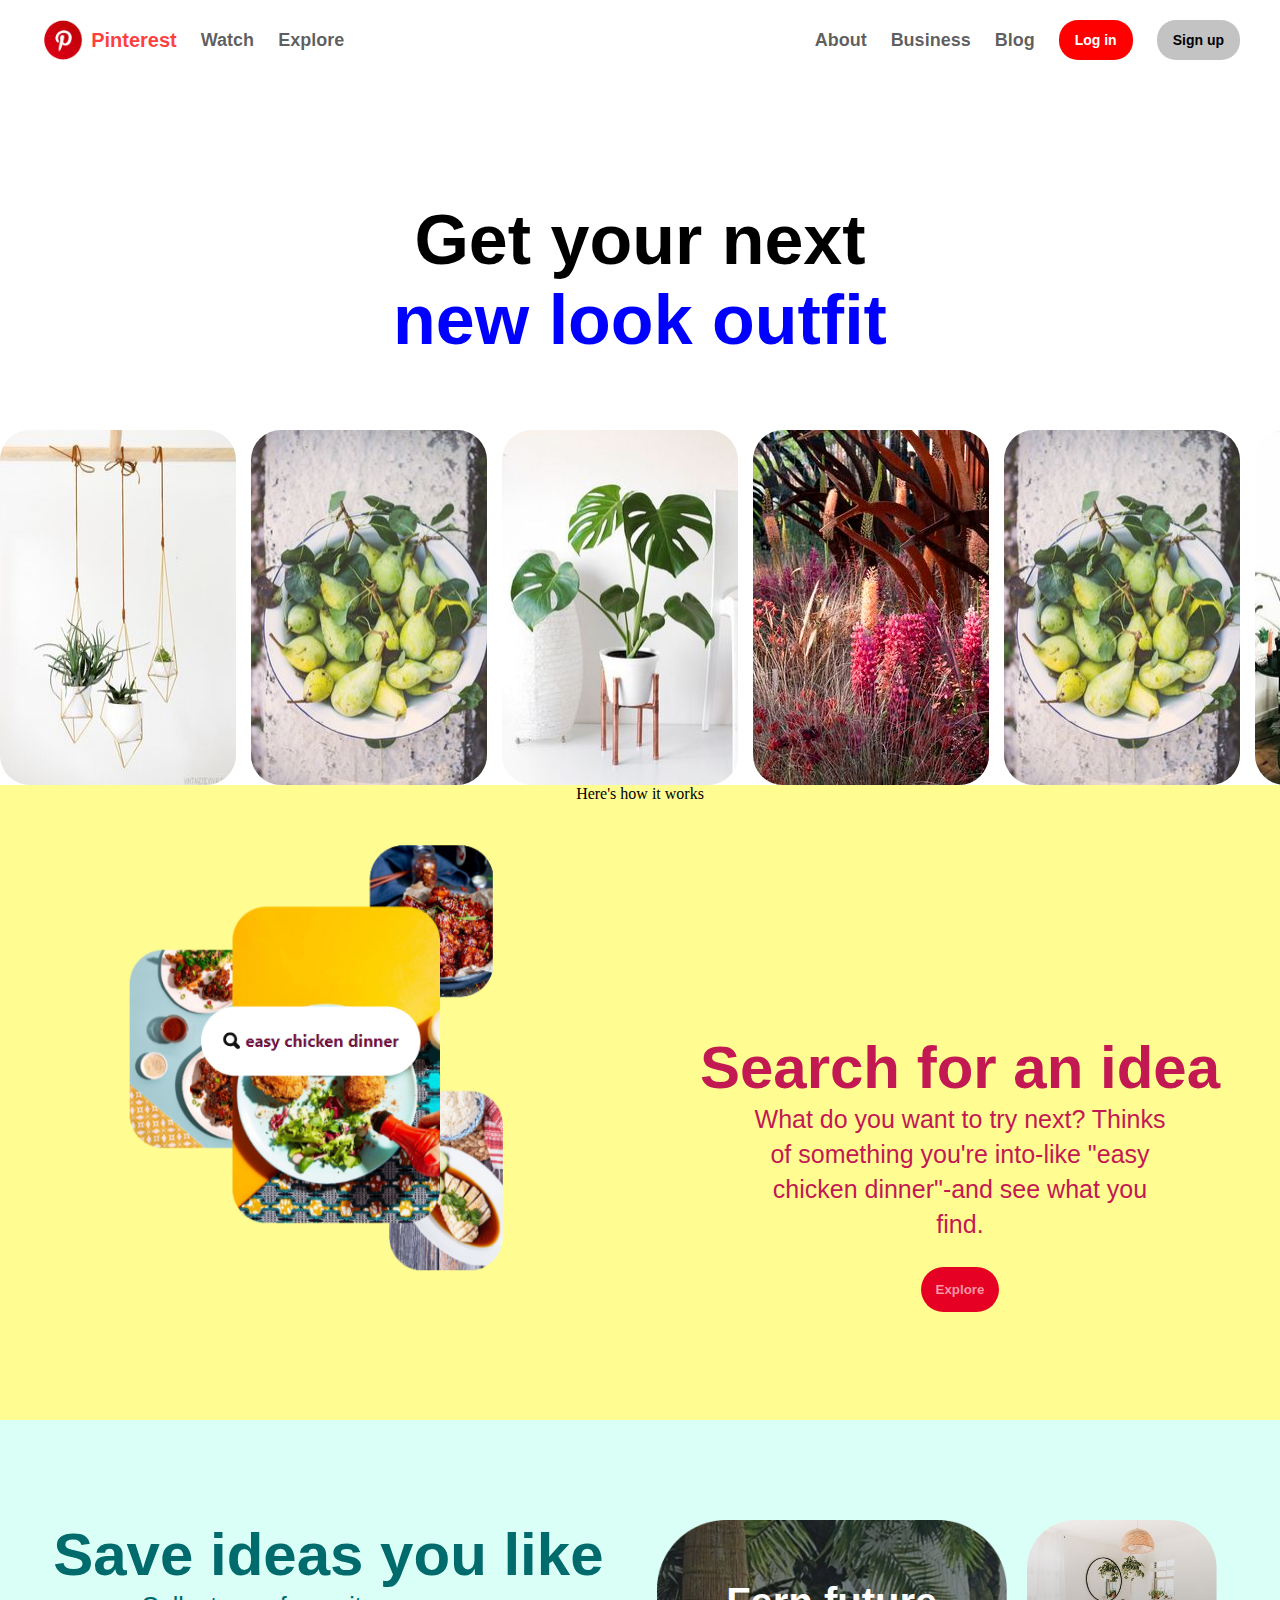
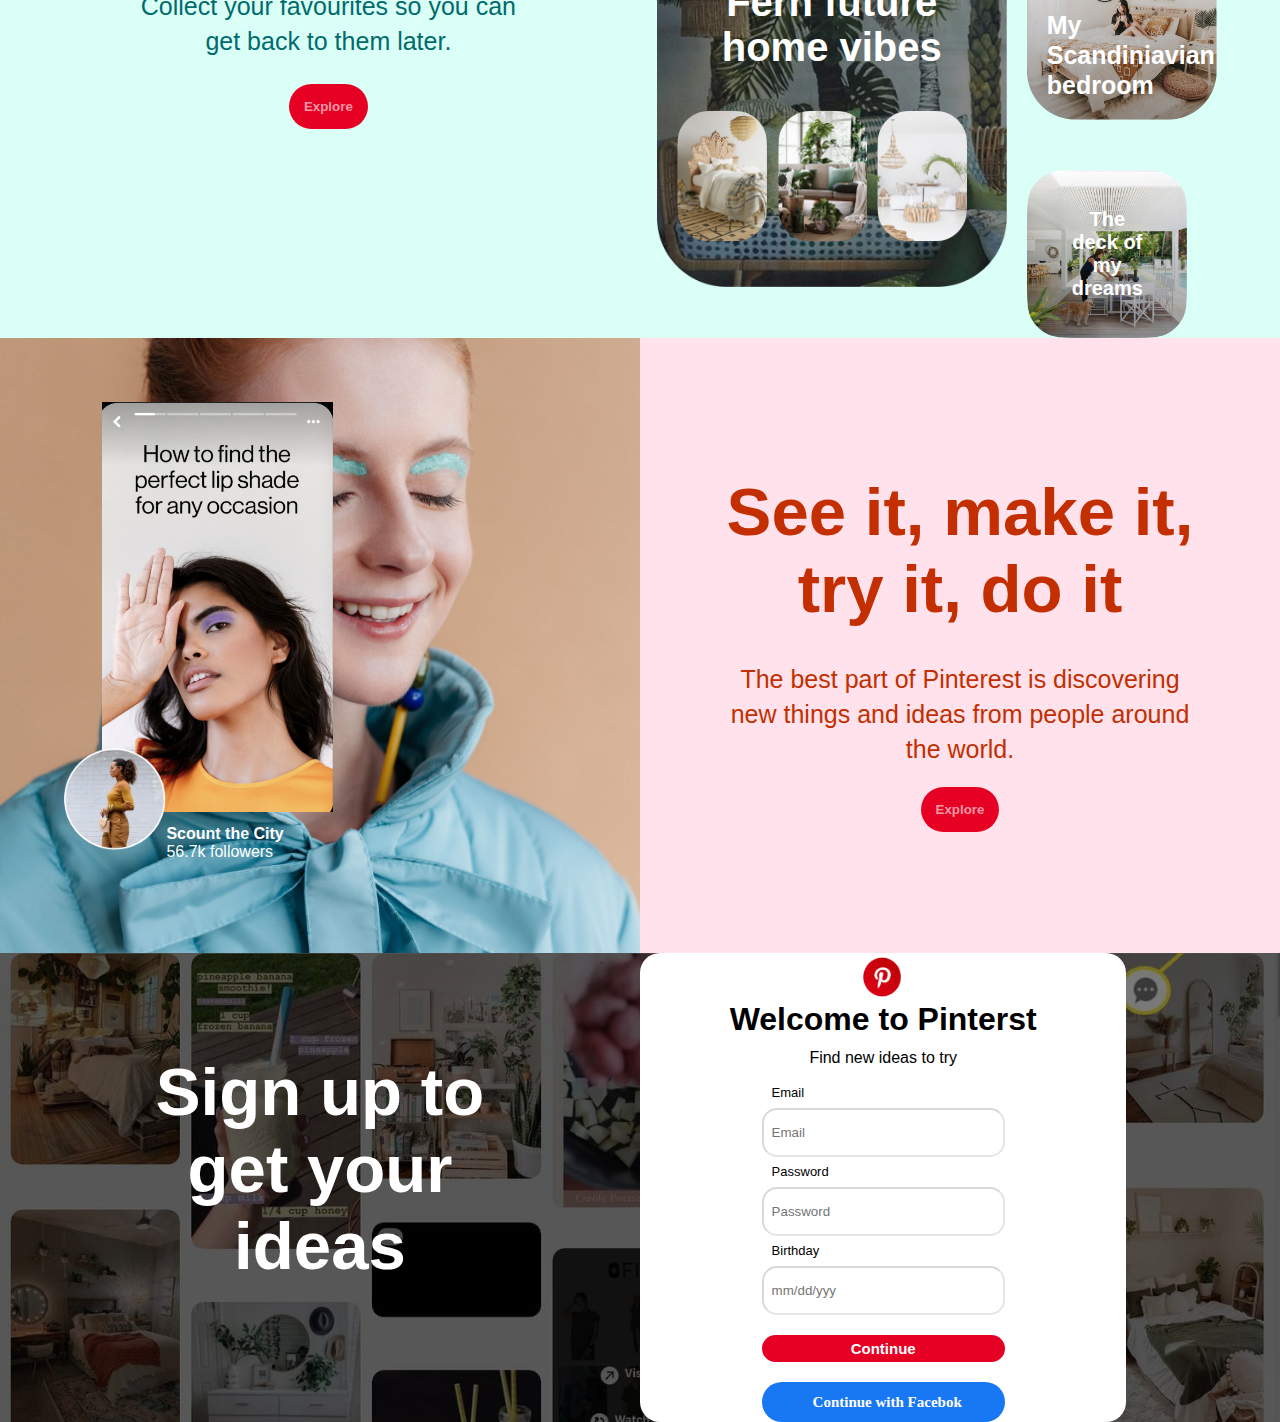
<file: index.html>
<html lang="en">

<head>
    <meta charset="UTF-8">
    <meta name="viewport" content="width=device-width, initial-scale=1.0">
    <title>Document</title>
    <link rel="stylesheet" href="./LandingPage.css">
    <link href="https://cdn.jsdelivr.net/npm/bootstrap@5.3.2/dist/css/bootstrap.min.css" rel="stylesheet"
        integrity="sha384-T3c6CoIi6uLrA9TneNEoa7RxnatzjcDSCmG1MXxSR1GAsXEV/Dwwykc2MPK8M2HN" crossorigin="anonymous">
    <link rel="stylesheet" href="https://site-assets.fontawesome.com/releases/v6.5.1/css/all.css">
    <link rel="stylesheet" href="https://site-assets.fontawesome.com/releases/v6.5.1/css/sharp-thin.css">
    <link rel="stylesheet" href="https://site-assets.fontawesome.com/releases/v6.5.1/css/sharp-solid.css">
    <link rel="stylesheet" href="https://site-assets.fontawesome.com/releases/v6.5.1/css/sharp-regular.css">
    <link rel="stylesheet" href="https://site-assets.fontawesome.com/releases/v6.5.1/css/sharp-light.css">
    <link rel="stylesheet" href="https://cdnjs.cloudflare.com/ajax/libs/font-awesome/6.5.1/css/all.min.css"
        integrity="sha512-DTOQO9RWCH3ppGqcWaEA1BIZOC6xxalwEsw9c2QQeAIftl+Vegovlnee1c9QX4TctnWMn13TZye+giMm8e2LwA=="
        crossorigin="anonymous" referrerpolicy="no-referrer" />
        <link rel="shortcut icon" href="./IMAGE/p10-removebg-preview.png" type="image/x-icon">
</head>

<body>
    <header id="top">
        <div>
            <img src="./IMAGE/p10-removebg-preview.png" alt="">
            <ul>
                <li>Pinterest</li>
                <li><a href="./Card/index.html">Watch</a></li>
                <li>Explore</li>
            </ul>
        </div>
        <div>
            <ul>
                <li><a href="./AboutPage.html">About</a></li>
                <li><a href="">Business</a></li>
                <li><a href="">Blog</a></li>
            </ul>
            <button>Log in</button>
            <button>Sign up</button>
        </div>
        <i class="fa-solid fa-bars"></i>
    </header>
    <section id="sectionOne">
        <h1>Get your next <br> <span style="color: blue;">new look outfit</span></h1>
        <div id="forImage">
            <img id="img1" src="./IMAGE/animination img - Copy.jpg" alt="">
            <img id="img2" src="./IMAGE/animination img5.jpg" alt="">
            <img id="img3" src="./IMAGE/animination img2 - Copy.jpg" alt="">
            <img id="img4" src="./IMAGE/animination img4 - Copy.jpg" alt="">
            <img id="img5" src="./IMAGE/animination img5.jpg" alt="">
            <img id="img6" src="./IMAGE/animination img3.jpg" alt="">
        </div>
    </section>
    <section id="sectionTwo">
        <p>Here's how it works</p>
        <div id="forBoth">
            <div id="forCenterImages">
                <img src="./IMAGE/bac.PNG" alt="">
            </div>
            <div id="forSearch">
                <h1>Search for an idea</h1>
                <p>What do you want to try next? Thinks <br> of something you're into-like "easy <br> chicken
                    dinner"-and see what you <br>find.</p>
                <button>Explore</button>
            </div>
        </div>
    </section>
    <section id="sectionThree">
        <div id="forSaveAndFern">
            <div id="forSave">
                <h1>Save ideas you like</h1>
                <p>Collect your favourites so you can <br> get back to them later.</p>
                <button>Explore</button>
            </div>
            <div id="forFernBedroomDeck">
                <div id="forFern">
                    <h1>Fern future <br> home vibes</h1>
                    <div id="forFernImages">
                        <img src="./IMAGE/future-home1-f4037b6b - Copy.png" alt="">
                        <img src="./IMAGE/future-home2-c70a8738.png" alt="">
                        <img src="./IMAGE/future-home3-ac09e50f - Copy.png" alt="">
                    </div>
                </div>
                <div id="forBedroomAndDeck">
                    <div id="bedroom">
                        <h1>My <br> Scandiniavian <br> bedroom</h1>
                    </div>
                    <div id="theDeck">
                        <h2>The deck of my dreams</h2>
                    </div>
                </div>
            </div>

    </section>
    <section id="sectionFour">
        <div>
            <img src="./IMAGE/shop-bd0c8a04.png" alt="" class="bg">
            <img src="./IMAGE/creator-pin-img-491ebb56 - Copy.png" alt="" class="creatorcover">
            <img src="./IMAGE/creator-avatar-d7a05622.png" alt="" class="avatar">
            <p>Scount the City <br><span>56.7k followers</span></p>
        </div>
        <div>
            <h1 class="seeit">See it, make it, try it, do it</h1>
            <p>The best part of Pinterest is discovering new things and ideas from people around the world.</p>
            <button>Explore</button>
        </div>
    </section>
    <section id="sectionFive">
        <div>
            <h1>Sign up to get your ideas</h1>
        </div>
        <div id="SignUp">
            <img src="./IMAGE/p10-removebg-preview.png" alt="">
            <h1>Welcome to Pinterst</h1>
            <p>Find new ideas to try</p>
            <div class="forInputs">
                <label for="">Email</label>
                <input type="text" name="" id="" placeholder="Email">
                <label for="Password">Password</label>
                <input type="text" name="" id="" placeholder="Password">
                <label for="">Birthday <i class="fa-duotone fa-circle-info"></i></label>
                <input type="text" name="" id="" placeholder="mm/dd/yyy">
                <button>Continue</button>
                <butto class="FacebokBtn"><i class="fa-brands fa-facebook" style="color: white;"></i> Continue with Facebok</button>
            </div>
        </div>
    </section>
</body>

</html>
</file>
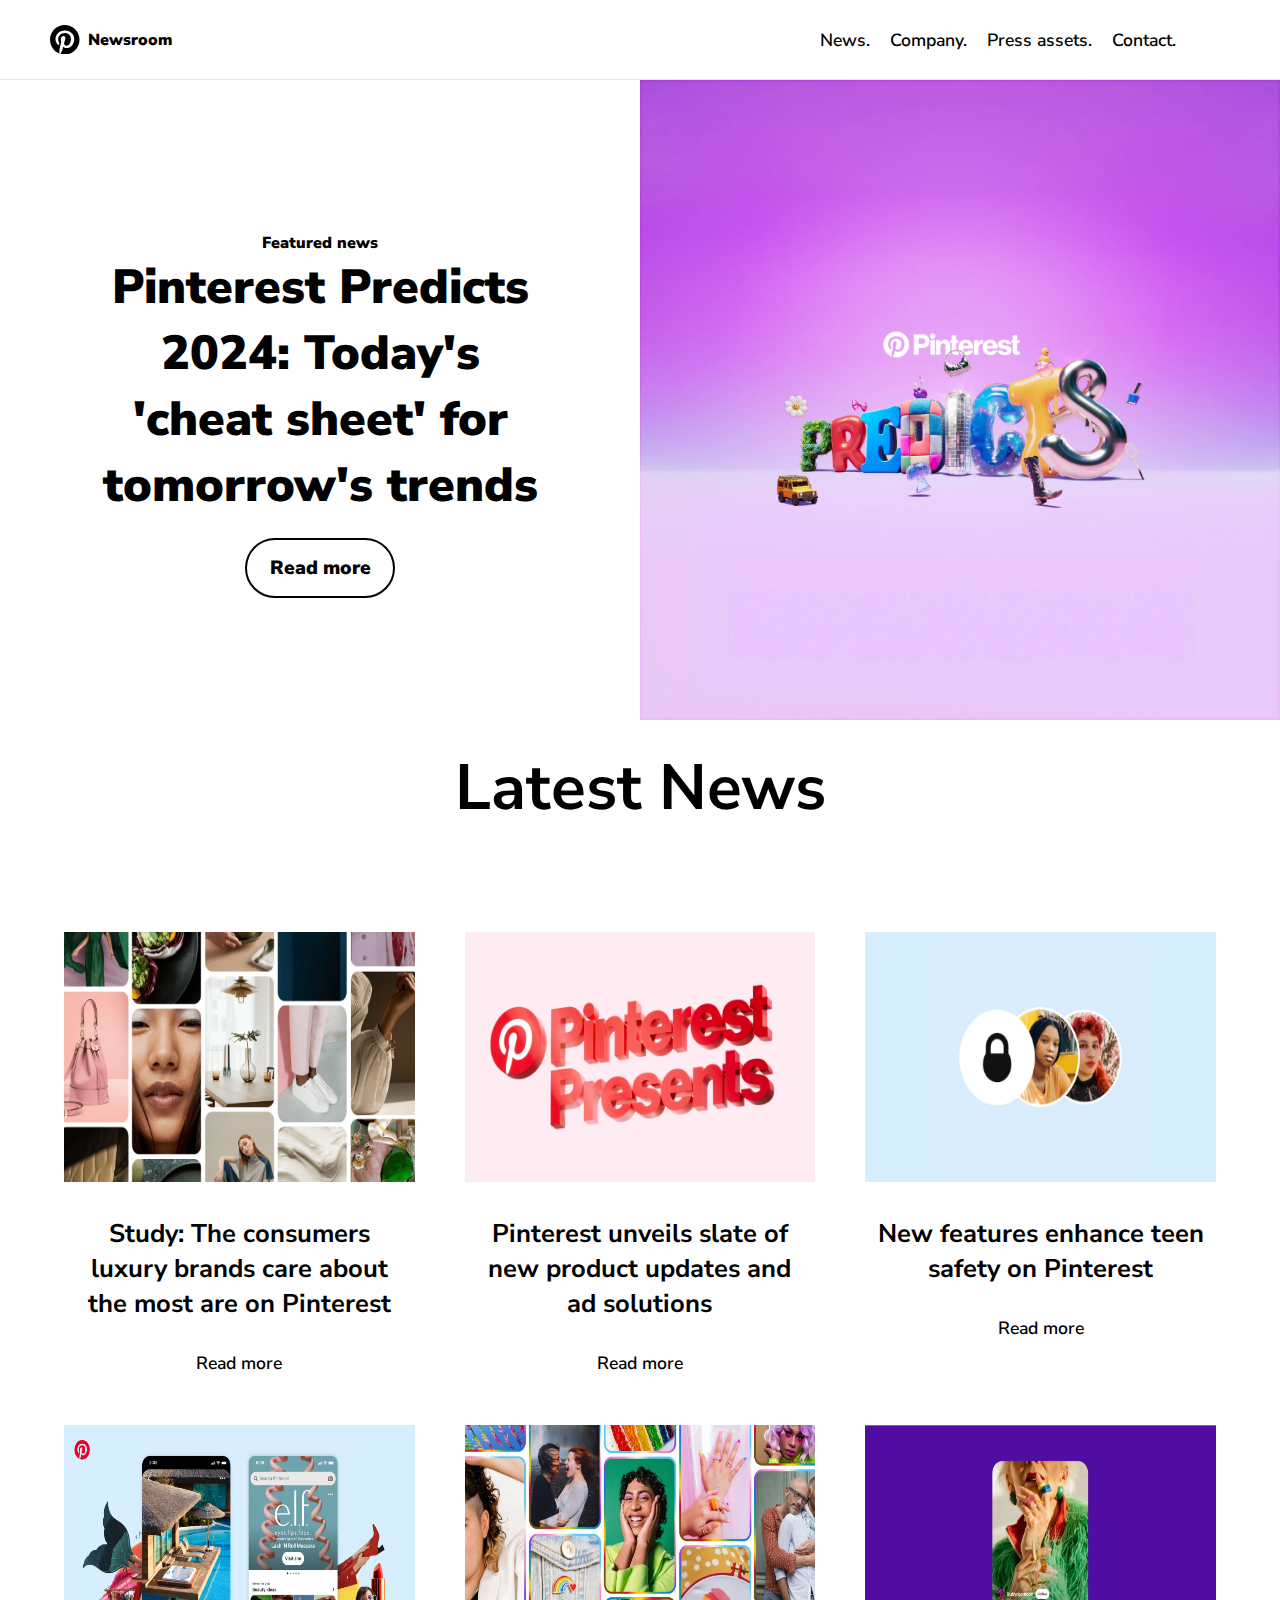
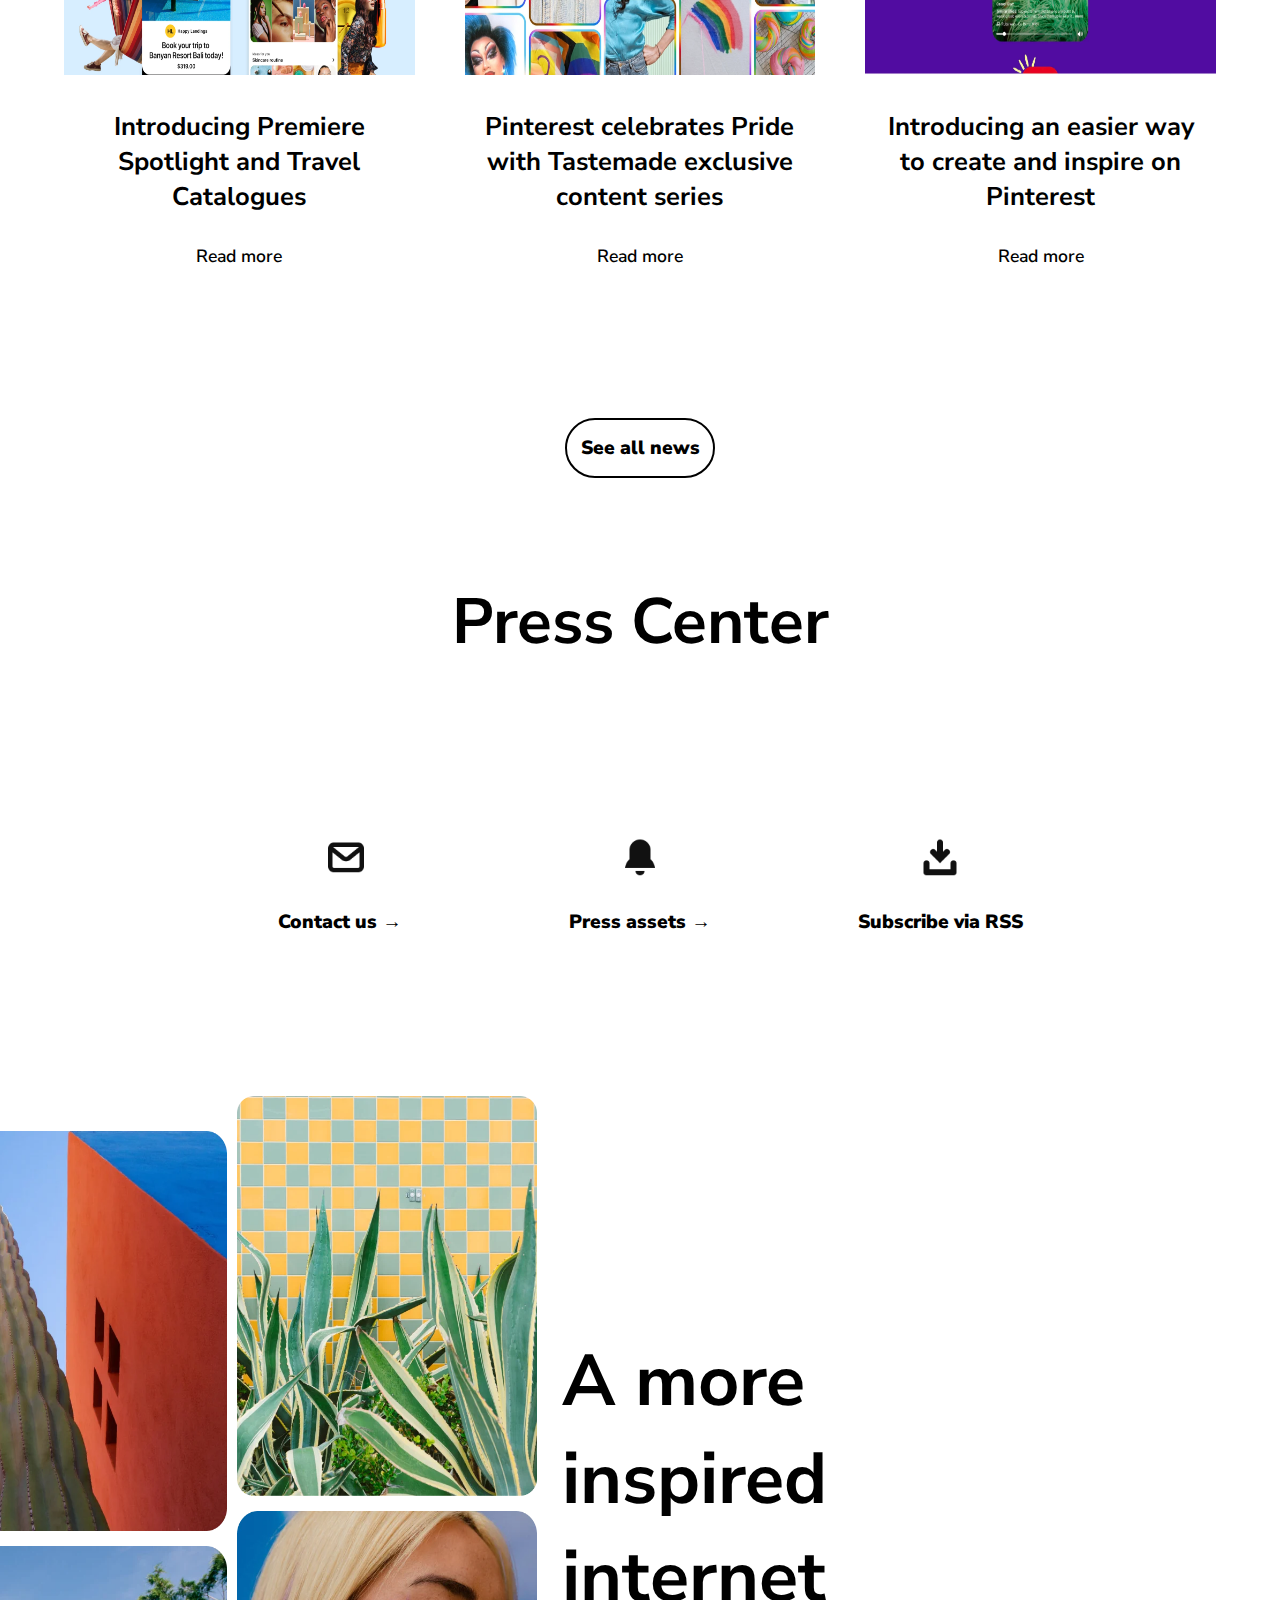
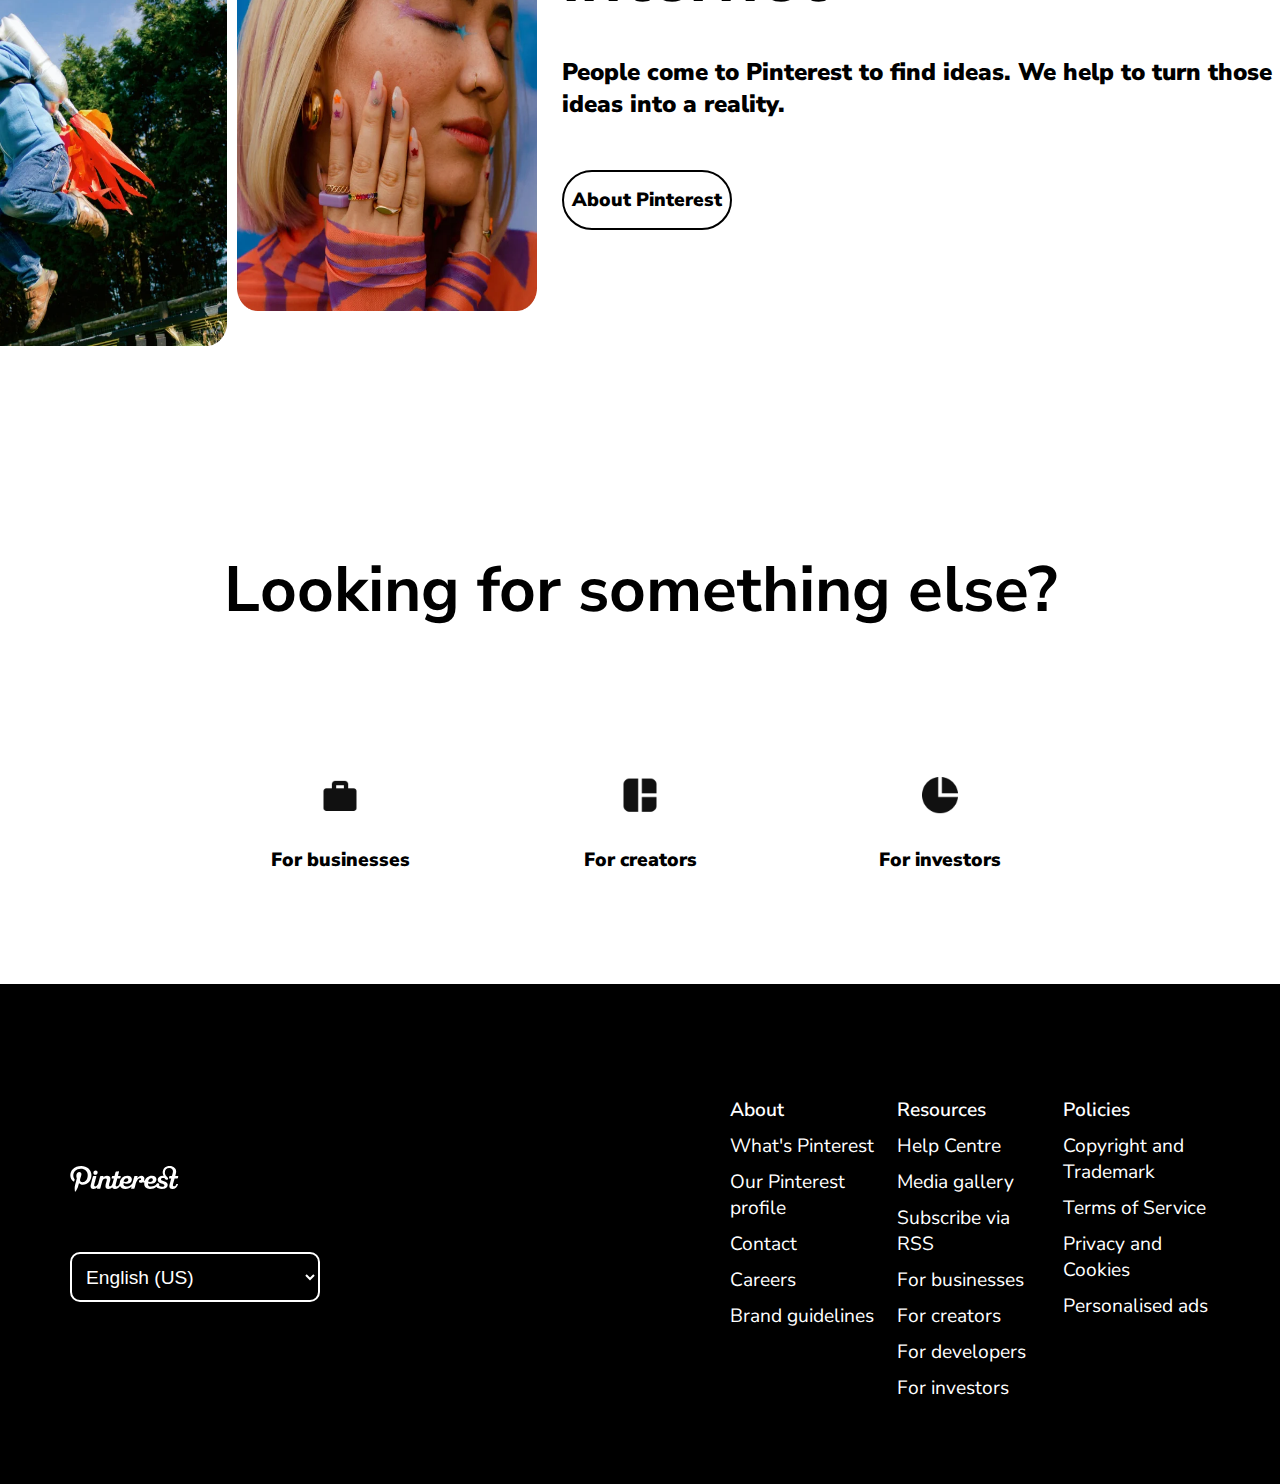
<file: Card/index.html>
<!DOCTYPE html>
<html lang="en">

<head>
    <meta charset="UTF-8">
    <meta name="viewport" content="width=device-width, initial-scale=1.0">
    <title>Document</title>
    <link rel="stylesheet" href="./index.css">
    <link rel="stylesheet" href="https://site-assets.fontawesome.com/releases/v6.5.1/css/all.css">
    <link rel="stylesheet" href="https://site-assets.fontawesome.com/releases/v6.5.1/css/sharp-thin.css">
    <link rel="stylesheet" href="https://site-assets.fontawesome.com/releases/v6.5.1/css/sharp-solid.css">
    <link rel="stylesheet" href="https://site-assets.fontawesome.com/releases/v6.5.1/css/sharp-regular.css">
    <link rel="stylesheet" href="https://site-assets.fontawesome.com/releases/v6.5.1/css/sharp-light.css">
    <style>
        @import url('https://fonts.googleapis.com/css2?family=Nunito+Sans:opsz,wght@6..12,300&display=swap');
    </style>
</head>

<body>
    <header>
        <div class="logo">
            <svg viewBox="0 0 122 24" class="BusinessIcon BusinessIcon--logo " aria-labelledby="BusinessLogoTitle">
                <title id="BusinessLogoTitle">Pinterest Business</title>
                <g>
                    <path fill-rule="evenodd" clip-rule="evenodd"
                        d="M0 12C0 17.123 3.211 21.497 7.73 23.218C7.62 22.281 7.503 20.736 7.755 19.652C7.972 18.72 9.156 13.714 9.156 13.714C9.156 13.714 8.799 12.999 8.799 11.94C8.799 10.28 9.761 9.04 10.96 9.04C11.98 9.04 12.472 9.805 12.472 10.722C12.472 11.747 11.819 13.279 11.482 14.7C11.201 15.889 12.079 16.859 13.251 16.859C15.374 16.859 17.007 14.62 17.007 11.388C17.007 8.527 14.951 6.528 12.016 6.528C8.618 6.528 6.623 9.077 6.623 11.712C6.623 12.739 7.018 13.839 7.512 14.438C7.609 14.557 7.624 14.66 7.595 14.781C7.504 15.159 7.302 15.97 7.263 16.136C7.21 16.354 7.09 16.401 6.863 16.295C5.371 15.601 4.439 13.42 4.439 11.668C4.439 7.899 7.176 4.439 12.331 4.439C16.475 4.439 19.696 7.392 19.696 11.338C19.696 15.455 17.101 18.769 13.497 18.769C12.286 18.769 11.149 18.139 10.759 17.396C10.759 17.396 10.16 19.678 10.015 20.236C9.733 21.32 8.951 22.692 8.466 23.471C9.584 23.815 10.77 24 12 24C18.627 24 24 18.627 24 12C24 5.373 18.627 0 12 0C5.373 0 0 5.373 0 12Z">
                    </path>
                </g>
            </svg>
            <p>Newsroom</p>

            <i class="fa-regular fa-grip-lines"></i>
        </div>
        <nav>
            <a href="">News.</a>
            <a href="">Company.</a>
            <a href="">Press assets.</a>
            <a href="">Contact.</a>
        </nav>
    </header>
    <section class="main">
        <div class="information">
            <p>Featured news</p>
            <h1>Pinterest Predicts 2024: Today's 'cheat sheet' for tomorrow's trends</h1>
            <button>Read more</button>
        </div>
        <div class="image">
            <img src="./multi/PinterestLogo2024_1x1.jpg" alt="">
        </div>
    </section>
    <h1>Latest News</h1>
    <section class="latestNews">
        <div>
            <img src="./multi/firstgrid.png" alt="">
            <h1>Study: The consumers luxury brands care about the most are on Pinterest</h1>
            <a href="">Read more</a>
        </div>
        <div>
            <img src="./multi/secondgrid.png" alt="">
            <h1>Pinterest unveils slate of new product updates and ad solutions</h1>
            <a href="">Read more</a>
        </div>
        <div>
            <img src="./multi/thirdgrid.png" alt="">
            <h1>New features enhance teen safety on Pinterest</h1>
            <a href="">Read more</a>
        </div>
        <div>
            <img src="./multi/firthgrid.png" alt="">
            <h1>Introducing Premiere Spotlight and Travel Catalogues</h1>
            <a href="">Read more</a>
        </div>
        <div>
            <img src="./multi/fifthgrid.jpg" alt="">
            <h1>Pinterest celebrates Pride with Tastemade exclusive content series</h1>
            <a href="">Read more</a>
        </div>
        <div>
            <img src="./multi/sixthgrid.png" alt="">
            <h1>Introducing an easier way to create and inspire on Pinterest</h1>
            <a href="">Read more</a>
        </div>
    </section>
    <button>See all news</button>
    <h1>Press Center</h1>
    <section class="pressicons">
        <div>
            <img src="./multi/mail.png" alt="">
            <p>Contact us →</p>
        </div>
        <div>
            <img src="./multi/notification.png" alt="">
            <p>Press assets →</p>
        </div>
        <div>
            <img src="./multi/download.png" alt="">
            <p>Subscribe via RSS </p>
        </div>
    </section>
    <section class="inspired">
        <div class="pictures">
            <div>
                <img src="./multi/background.png" alt="">
                <img src="./multi/jump.png" alt="">
            </div>
            <div>
                <img src="./multi/grass.png" alt="">
                <img src="./multi/girlface.png" alt="">
            </div>
        </div>
        <div class="info">
            <h1>A more inspired internet</h1>
            <p>People come to Pinterest to find ideas. We help to turn those ideas into a reality.</p>
            <button>About Pinterest</button>
        </div>
    </section>
    <h1 style="margin-top: 200px;">Looking for something else?</h1>
    <section class="else">
        <div>
            <img src="./multi/business.png" alt="">
            <p>For businesses</p>
        </div>
        <div>
            <img src="./multi/creators.png" alt="">
            <p>For creators</p>
        </div>
        <div>
            <img src="./multi/investor.png" alt="">
            <p>For investors </p>
        </div>
    </section>
    <footer>
        <div class="prep">
            <svg role="presentation" viewBox="0 0 168 40" class="BusinessIcon BusinessIcon--pinterest-logo " height="32"
                width="135">
                <g fill="#ffffff" fill-rule="nonzero">
                    <path
                        d="M70.5802 15.3949C72.0032 15.3949 72.5103 16.2188 72.5103 17.1881C72.5103 18.8519 71.1526 19.8535 69.0263 19.8535C68.2575 19.8535 67.2106 19.6758 66.5727 19.482C66.8344 17.9635 67.8649 15.3949 70.5802 15.3949ZM101.282 15.3949C102.591 15.3949 103.212 16.2188 103.212 17.1881C103.212 18.8519 101.855 19.8535 99.7282 19.8535C98.9594 19.8535 97.8962 19.6758 97.2747 19.482C97.5527 17.9635 98.7141 15.3949 101.282 15.3949ZM130.397 15.5242H133.669C134.11 15.5242 134.389 15.3465 134.487 14.9588C134.634 14.3934 134.896 13.3918 134.977 13.1172C135.076 12.7618 134.847 12.4872 134.438 12.4872H131.199C131.428 11.6149 132.344 8.77173 132.344 6.91399C132.344 3.21468 129.023 0.0646168 124.296 0.0646168C118.964 0.0646168 115.496 3.44084 115.496 8.20633C115.496 9.59559 116.036 11.211 116.723 12.2287C116.445 12.2126 116.151 12.1964 115.84 12.1964C111.8 12.1964 109.248 14.2803 109.248 17.3011C109.248 20.1443 111.62 21.2428 113.844 21.9697C115.823 22.6159 117.639 22.9228 117.639 24.3928C117.639 25.3782 116.641 25.9598 114.678 25.9598C112.356 25.9598 111.064 24.9259 110.753 24.5221C110.965 24.3605 111.293 23.9728 111.293 23.3105C111.293 22.4059 110.622 21.6628 109.362 21.6628C108.299 21.6628 107.4 22.4866 107.171 23.5528C105.469 24.8775 103.605 25.7336 100.971 25.7336C98.3706 25.7336 97.0293 24.4574 97.0293 21.7274C97.6345 21.9051 99.2211 22.1151 100.268 22.1151C104.668 22.1151 107.661 20.2251 107.661 16.445C107.661 14.4095 105.78 12.2772 102.035 12.2772H102.018C97.1111 12.2772 94.3468 15.2173 93.1527 18.4642C92.8092 18.3835 92.4821 18.3189 92.1386 18.2381C92.4167 17.5273 92.5966 16.6873 92.5966 15.7665C92.5966 14.1672 91.5497 12.2772 88.7527 12.2772C86.8062 12.2772 84.9415 13.4888 83.6657 15.298C83.9928 14.1188 84.1891 13.3272 84.2055 13.2787C84.2873 12.9718 84.1564 12.6164 83.6493 12.6164H80.8032C80.3943 12.6164 80.0999 12.7457 79.9854 13.198C79.9036 13.4888 78.9222 17.1558 77.9571 20.7258C77.3519 22.9551 74.2114 25.7336 70.2857 25.7336C67.685 25.7336 66.3437 24.3605 66.3437 21.6466C67.0144 21.9051 68.5355 22.1151 69.5824 22.1151C74.1623 22.1151 76.9757 20.2251 76.9757 16.445C76.9757 14.4095 75.0947 12.2772 71.3489 12.2772H71.3326C65.8039 12.2772 62.4181 16.348 61.8292 20.952C61.5838 22.8743 59.8827 25.5075 58.0344 25.5075C57.1348 25.5075 56.6277 24.9744 56.6277 24.0536C56.6277 23.262 57.2165 21.3397 57.8545 18.9327C58.0671 18.125 58.3942 16.8973 58.7541 15.5242H61.7638C62.2054 15.5242 62.4671 15.3465 62.5816 14.9588C62.7288 14.3934 62.9905 13.3918 63.0723 13.1172C63.1705 12.7618 62.9578 12.4872 62.5325 12.4872H59.5719C59.5719 12.4872 60.9296 7.35016 60.9623 7.20477C61.0931 6.68784 60.6351 6.38091 60.1444 6.47783C60.1444 6.47783 57.8545 6.89784 57.4292 6.97861C57.0039 7.05938 56.6768 7.28554 56.5132 7.86709C56.4968 7.94786 55.3028 12.471 55.3028 12.471H52.931C52.473 12.471 52.2277 12.6487 52.1132 13.0364C51.966 13.6018 51.7043 14.6034 51.6225 14.878C51.5243 15.2334 51.737 15.508 52.1623 15.508H54.4849C54.4686 15.5726 53.6507 18.545 52.9801 21.1943C52.6693 22.4705 51.6061 25.459 49.8886 25.459C48.8582 25.459 48.4329 24.9582 48.4329 23.9082C48.4329 22.2443 50.1504 18.0927 50.1504 16.2188C50.1667 13.7311 48.7437 12.2772 45.8158 12.2772C43.9674 12.2772 42.0537 13.408 41.2522 14.3934C41.2522 14.3934 41.4975 13.5857 41.5793 13.2787C41.6611 12.9557 41.4812 12.6326 41.0232 12.6326H38.1607C37.5555 12.6326 37.3919 12.9395 37.2938 13.2787C37.2611 13.4241 36.2306 17.2365 35.2328 20.9197C34.5622 23.4397 32.9101 25.5398 31.16 25.5398C30.2603 25.5398 29.8514 25.0067 29.8514 24.0859C29.8514 23.2943 30.3912 21.3558 31.0291 18.9489C31.8142 16.0088 32.5012 13.6018 32.5667 13.3111C32.6648 12.9557 32.4849 12.6326 31.9942 12.6326H29.1153C28.5919 12.6326 28.412 12.891 28.2975 13.2464C28.2975 13.2464 27.4796 16.138 26.6291 19.3689C26.0075 21.7112 25.3205 24.1021 25.3205 25.2167C25.3205 27.2198 26.2692 28.7222 28.8863 28.7222C30.8982 28.7222 32.5012 27.7529 33.7116 26.5252C33.5317 27.1875 33.4172 27.6075 33.4009 27.656C33.3027 28.0437 33.4172 28.3668 33.8916 28.3668H36.8358C37.3429 28.3668 37.5392 28.1729 37.6537 27.7529C37.7518 27.3491 39.96 19.175 39.96 19.175C40.5488 16.9781 41.9719 15.5242 44.0001 15.5242C44.9652 15.5242 45.7831 16.1219 45.6849 17.285C45.5868 18.5773 43.9511 23.1813 43.9511 25.2005C43.9511 26.7352 44.5563 28.7222 47.5987 28.7222C49.676 28.7222 51.2136 27.7852 52.3258 26.5575C52.7347 27.8498 53.8143 28.7222 55.7935 28.7222C59.0812 28.7222 61.0604 26.8806 62.2218 25.0228C63.1868 27.1714 65.4604 28.7222 68.7809 28.7222C72.1668 28.7222 74.7839 27.3652 76.6322 25.5398C76.3051 26.7837 76.0761 27.6237 76.0597 27.6883C75.9452 28.076 76.1252 28.3829 76.6159 28.3829H79.5274C79.92 28.3829 80.2144 28.1891 80.3125 27.7852C80.3616 27.5914 80.7869 26.0567 81.3757 23.8597C82.5207 19.6758 84.3363 15.3303 87.0843 15.3303C88.0494 15.3303 88.4419 15.8473 88.4419 16.655C88.4419 17.0427 88.3274 17.3658 88.2293 17.5435C86.9044 17.3011 85.8248 17.915 85.8248 19.2558C85.8248 20.1281 86.7899 20.9358 88.1148 20.9358C89.1126 20.9358 89.9468 20.7097 90.6174 20.2735C91.239 20.4027 91.8932 20.532 92.5639 20.6774C92.4657 21.3074 92.4167 21.9212 92.4167 22.5028C92.4167 25.8629 95.0828 28.706 99.6301 28.706C103.196 28.706 105.469 27.5752 107.612 25.8952C108.626 27.4621 111.194 28.7383 114.548 28.7383C119.144 28.7383 121.761 26.4767 121.761 23.4882C121.761 20.7743 119.406 19.7889 116.985 18.9489C115.022 18.2704 113.37 17.915 113.37 16.5904C113.37 15.508 114.27 15.0234 115.807 15.0234C116.805 15.0234 117.557 15.2334 117.95 15.3303C118.342 16.2673 119.16 17.3173 120.567 17.3173C121.761 17.3173 122.284 16.4288 122.284 15.605C122.284 13.2787 118.179 13.0364 118.179 8.02863C118.179 4.92703 120.044 2.35851 123.887 2.35851C126.554 2.35851 128.304 3.95778 128.304 6.54245C128.304 8.6748 126.93 12.471 126.93 12.471H124.64C124.198 12.471 123.936 12.6487 123.822 13.0364C123.675 13.6018 123.413 14.6034 123.331 14.878C123.233 15.2334 123.446 15.508 123.871 15.508H126.145C126.145 15.508 123.806 23.6982 123.806 25.1844C123.806 27.1875 125 28.6898 127.6 28.6898C131.297 28.6898 133.603 26.4283 134.601 23.1167C134.683 22.8582 134.519 22.6482 134.258 22.6482H132.851C132.573 22.6482 132.409 22.7936 132.328 23.052C132 24.2313 131.215 25.459 129.661 25.459C128.762 25.459 128.255 24.9259 128.255 24.0051C128.255 23.2136 128.811 21.372 129.481 18.8843C129.825 17.7373 130.397 15.5242 130.397 15.5242ZM34.1696 8.31941C34.2678 6.88169 33.1719 5.71859 31.6997 5.71859C30.2276 5.71859 28.9681 6.88169 28.8536 8.31941C28.7555 9.75713 29.8514 10.9202 31.3235 10.9202C32.7956 10.9364 34.0715 9.75713 34.1696 8.31941ZM13.6908 0C4.74351 0 0 5.67012 0 11.8572C0 14.7326 1.61934 18.3027 4.20373 19.4496C4.5963 19.6273 4.80894 19.5466 4.89072 19.1912C4.95615 18.9166 5.316 17.5919 5.46322 16.9619C5.51229 16.7681 5.49593 16.5904 5.316 16.3965C4.46544 15.4111 3.77845 13.6018 3.77845 11.9218C3.77845 7.59247 7.22976 3.42469 13.1346 3.42469C18.2216 3.42469 21.7874 6.70399 21.7874 11.4049C21.7874 16.7034 18.9577 20.3866 15.2774 20.3866C13.2491 20.3866 11.7279 18.8035 12.2023 16.8488C12.7911 14.5226 13.9197 12.0026 13.9197 10.3225C13.9197 8.82019 13.0692 7.56016 11.3026 7.56016C9.22531 7.56016 7.5569 9.59559 7.5569 12.3257C7.5569 14.0541 8.17847 15.2334 8.17847 15.2334C8.17847 15.2334 6.13385 23.4559 5.75764 24.9744C5.11972 27.5752 5.83942 31.7753 5.90485 32.1468C5.93757 32.3407 6.16656 32.4053 6.29742 32.2438C6.4937 31.9853 8.97996 28.4798 9.66695 25.9436C9.9123 25.0228 10.9591 21.2751 10.9591 21.2751C11.6298 22.5028 13.609 23.5205 15.7027 23.5205C21.951 23.5205 26.4492 18.0765 26.4492 11.3241C26.4492 4.84626 20.8714 0 13.6908 0Z">
                    </path>
                </g>
            </svg>

            <select name="" id="">
                <option value="">English (US)</option>
                <option value="">Deutsh</option>
                <option value="">English (UK)</option>
                <option value="">Español</option>
                <option value="">Français</option>
                <option value="">Italiano</option>
                <option value="">Português (Brasil)</option>
                <option value="">日本語</option>
            </select>
        </div>
        <div>
            <ul>About
                <li>What's Pinterest
                </li>
                <li>Our Pinterest profile
                </li>
                <li>Contact
                </li>
                <li>Careers
                </li>
                <li>Brand guidelines</li>
            </ul>
            <ul>
                Resources
                <li>Help Centre
                </li>
                <li>Media gallery
                </li>
                <li>Subscribe via RSS
                </li>
                <li>For businesses
                </li>
                <li>For creators
                </li>
                <li>For developers
                </li>
                <li>For investors</li>
            </ul>
            <ul>
                Policies
                <li>Copyright and Trademark
                </li>
                <li>Terms of Service
                </li>
                <li>Privacy and Cookies
                </li>
                <li>Personalised ads</li>
            </ul>
        </div>
    </footer>
</body>

</html>
</file>
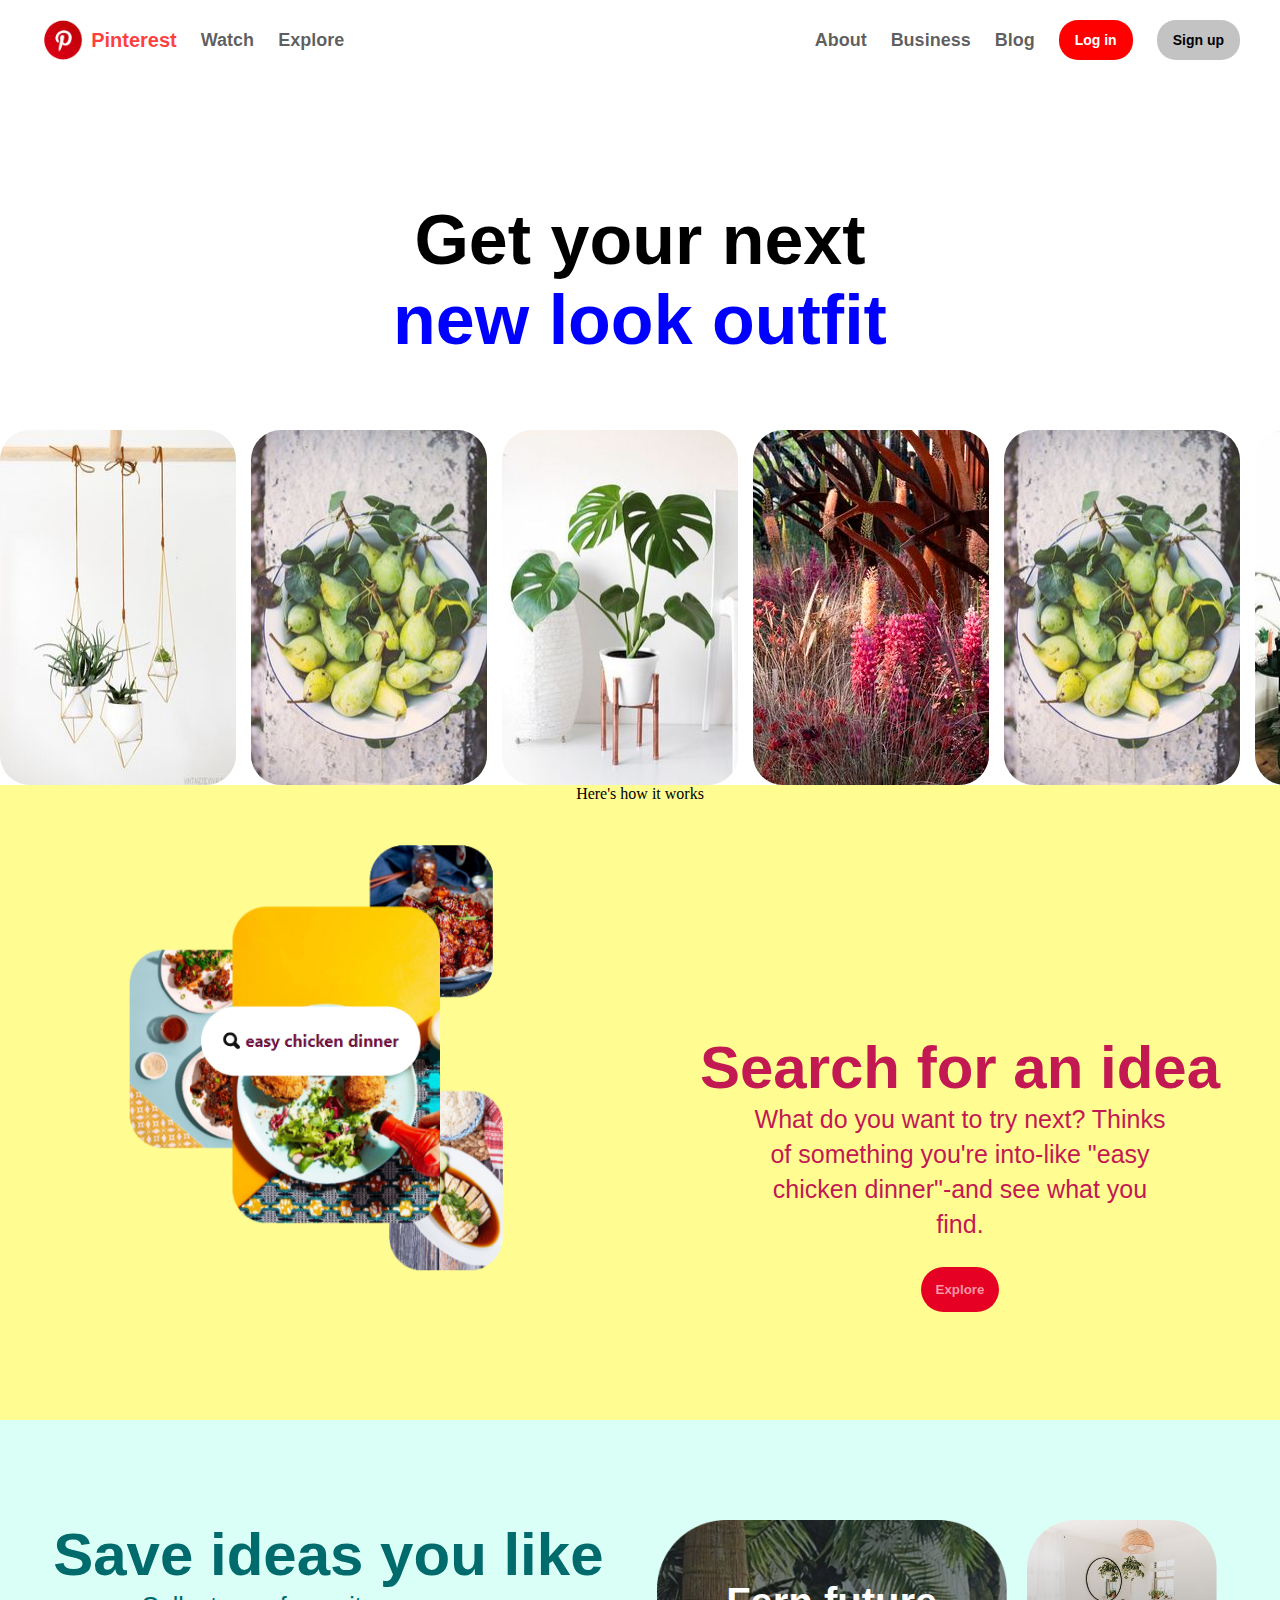
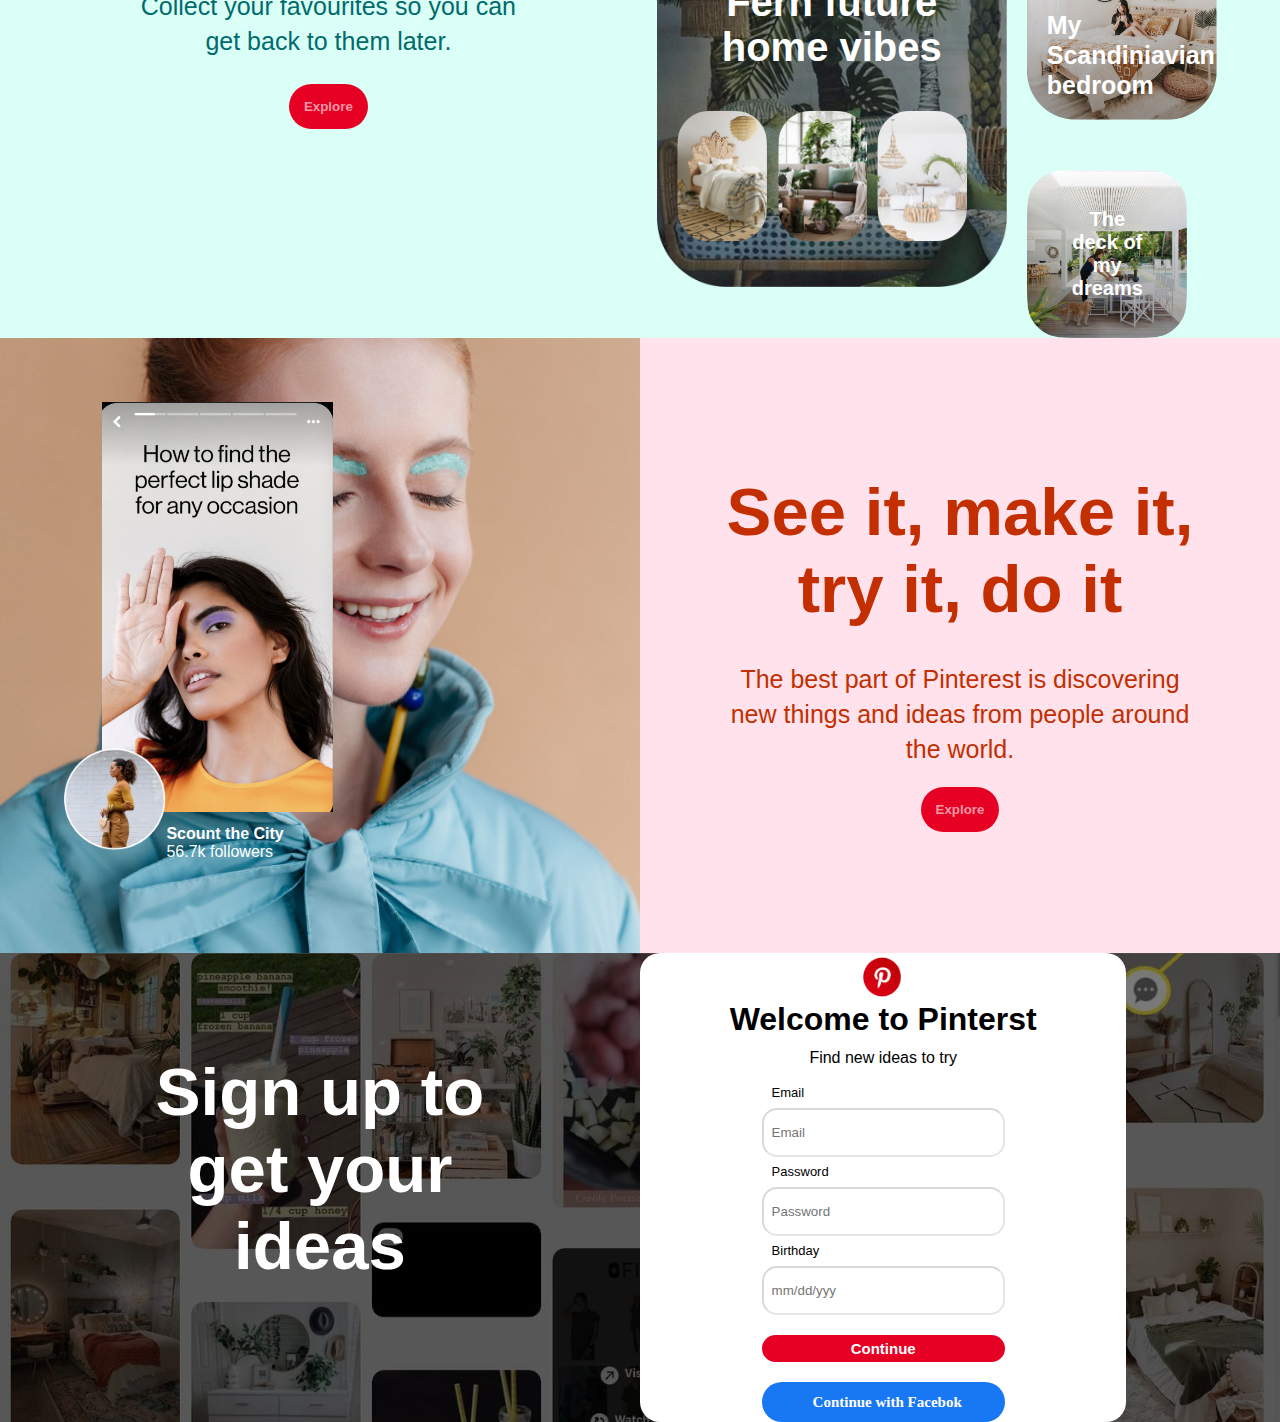
<file: LandingPage.html>
<html lang="en">

<head>
    <meta charset="UTF-8">
    <meta name="viewport" content="width=device-width, initial-scale=1.0">
    <title>Document</title>
    <link rel="stylesheet" href="./LandingPage.css">
    <link href="https://cdn.jsdelivr.net/npm/bootstrap@5.3.2/dist/css/bootstrap.min.css" rel="stylesheet"
        integrity="sha384-T3c6CoIi6uLrA9TneNEoa7RxnatzjcDSCmG1MXxSR1GAsXEV/Dwwykc2MPK8M2HN" crossorigin="anonymous">
    <link rel="stylesheet" href="https://site-assets.fontawesome.com/releases/v6.5.1/css/all.css">
    <link rel="stylesheet" href="https://site-assets.fontawesome.com/releases/v6.5.1/css/sharp-thin.css">
    <link rel="stylesheet" href="https://site-assets.fontawesome.com/releases/v6.5.1/css/sharp-solid.css">
    <link rel="stylesheet" href="https://site-assets.fontawesome.com/releases/v6.5.1/css/sharp-regular.css">
    <link rel="stylesheet" href="https://site-assets.fontawesome.com/releases/v6.5.1/css/sharp-light.css">
    <link rel="stylesheet" href="https://cdnjs.cloudflare.com/ajax/libs/font-awesome/6.5.1/css/all.min.css"
        integrity="sha512-DTOQO9RWCH3ppGqcWaEA1BIZOC6xxalwEsw9c2QQeAIftl+Vegovlnee1c9QX4TctnWMn13TZye+giMm8e2LwA=="
        crossorigin="anonymous" referrerpolicy="no-referrer" />
        <link rel="shortcut icon" href="./IMAGE/p10-removebg-preview.png" type="image/x-icon">
</head>

<body>
    <header id="top">
        <div>
            <img src="./IMAGE/p10-removebg-preview.png" alt="">
            <ul>
                <li>Pinterest</li>
                <li><a href="./Card/index.html">Watch</a></li>
                <li>Explore</li>
            </ul>
        </div>
        <div>
            <ul>
                <li><a href="./AboutPage.html">About</a></li>
                <li><a href="">Business</a></li>
                <li><a href="">Blog</a></li>
            </ul>
            <button>Log in</button>
            <button>Sign up</button>
        </div>
        <i class="fa-solid fa-bars"></i>
    </header>
    <section id="sectionOne">
        <h1>Get your next <br> <span style="color: blue;">new look outfit</span></h1>
        <div id="forImage">
            <img id="img1" src="./IMAGE/animination img - Copy.jpg" alt="">
            <img id="img2" src="./IMAGE/animination img5.jpg" alt="">
            <img id="img3" src="./IMAGE/animination img2 - Copy.jpg" alt="">
            <img id="img4" src="./IMAGE/animination img4 - Copy.jpg" alt="">
            <img id="img5" src="./IMAGE/animination img5.jpg" alt="">
            <img id="img6" src="./IMAGE/animination img3.jpg" alt="">
        </div>
    </section>
    <section id="sectionTwo">
        <p>Here's how it works</p>
        <div id="forBoth">
            <div id="forCenterImages">
                <img src="./IMAGE/bac.PNG" alt="">
            </div>
            <div id="forSearch">
                <h1>Search for an idea</h1>
                <p>What do you want to try next? Thinks <br> of something you're into-like "easy <br> chicken
                    dinner"-and see what you <br>find.</p>
                <button>Explore</button>
            </div>
        </div>
    </section>
    <section id="sectionThree">
        <div id="forSaveAndFern">
            <div id="forSave">
                <h1>Save ideas you like</h1>
                <p>Collect your favourites so you can <br> get back to them later.</p>
                <button>Explore</button>
            </div>
            <div id="forFernBedroomDeck">
                <div id="forFern">
                    <h1>Fern future <br> home vibes</h1>
                    <div id="forFernImages">
                        <img src="./IMAGE/future-home1-f4037b6b - Copy.png" alt="">
                        <img src="./IMAGE/future-home2-c70a8738.png" alt="">
                        <img src="./IMAGE/future-home3-ac09e50f - Copy.png" alt="">
                    </div>
                </div>
                <div id="forBedroomAndDeck">
                    <div id="bedroom">
                        <h1>My <br> Scandiniavian <br> bedroom</h1>
                    </div>
                    <div id="theDeck">
                        <h2>The deck of my dreams</h2>
                    </div>
                </div>
            </div>

    </section>
    <section id="sectionFour">
        <div>
            <img src="./IMAGE/shop-bd0c8a04.png" alt="" class="bg">
            <img src="./IMAGE/creator-pin-img-491ebb56 - Copy.png" alt="" class="creatorcover">
            <img src="./IMAGE/creator-avatar-d7a05622.png" alt="" class="avatar">
            <p>Scount the City <br><span>56.7k followers</span></p>
        </div>
        <div>
            <h1 class="seeit">See it, make it, try it, do it</h1>
            <p>The best part of Pinterest is discovering new things and ideas from people around the world.</p>
            <button>Explore</button>
        </div>
    </section>
    <section id="sectionFive">
        <div>
            <h1>Sign up to get your ideas</h1>
        </div>
        <div id="SignUp">
            <img src="./IMAGE/p10-removebg-preview.png" alt="">
            <h1>Welcome to Pinterst</h1>
            <p>Find new ideas to try</p>
            <div class="forInputs">
                <label for="">Email</label>
                <input type="text" name="" id="" placeholder="Email">
                <label for="Password">Password</label>
                <input type="text" name="" id="" placeholder="Password">
                <label for="">Birthday <i class="fa-duotone fa-circle-info"></i></label>
                <input type="text" name="" id="" placeholder="mm/dd/yyy">
                <button>Continue</button>
                <butto class="FacebokBtn"><i class="fa-brands fa-facebook" style="color: white;"></i> Continue with Facebok</button>
            </div>
        </div>
    </section>
</body>

</html>
</file>
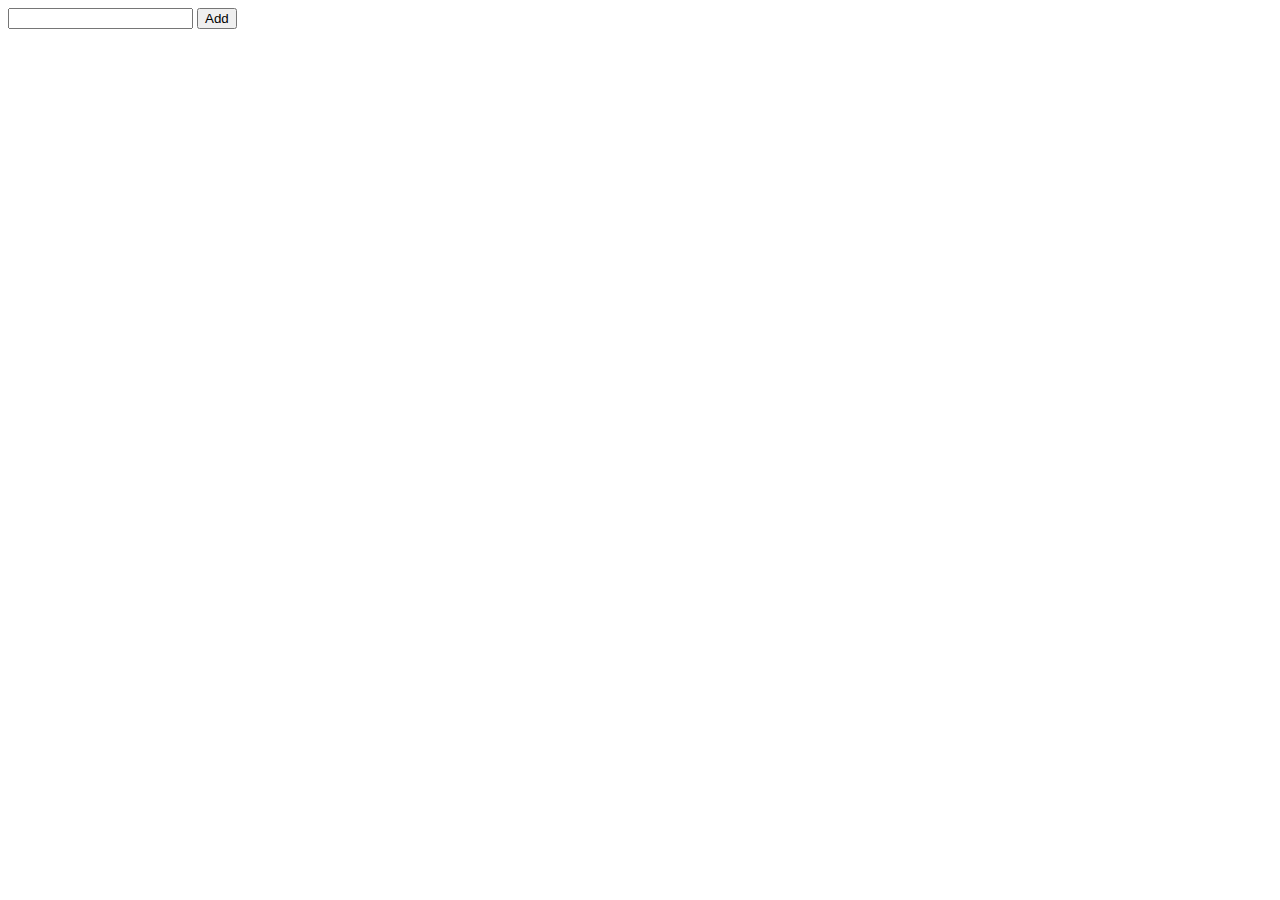
<file: practise.html>
<!DOCTYPE html>
<html lang="en">

<head>
    <meta charset="UTF-8">
    <meta name="viewport" content="width=device-width, initial-scale=1.0">
    <title>Document</title>
</head>

<body>
    <input type="text" name="" id="myInput" maxlength="7">
    <button onclick="Add()">Add</button>
    <div id="display"></div>
    <p id="load"></p>
    <script>
        let arr = []

        function Add() {
            if (myInput.value) {
                let obj = {
                    name: myInput.value
                }
                arr.push(obj)
                load.hidden = false
                displayed()
                setUpMessages('successful', 'green')
            } else if (!myInput.value) {
                setUpMessages('pls enter valid input', 'red')
                return
            }
            if (myInput.value > 7) {
                alert()
            }

        }
        function displayed() {
            display.innerHTML = ''
            arr.forEach(function (el, i) {
                display.innerHTML += `
                     <h1>${el.name}</h1>
                    <button onclick="deletes(${i})">delete</button>
                `

            })

            console.log(arr);
        }
        function deletes(i) {
            arr.splice(i, 1)
            displayed()

        }
        function setUpMessages(msg, color) {
            load.innerHTML = msg
            load.style.color = color
        }
        //  arr.forEach(function (el) {
        //         display.innerHTML += `
        //     <h1>${el.name}</h1>
        //     <button onclick="deletes(${arr.indexOf(el)})">delete</button>
        // `;
        //     });
    </script>
</body>

</html>
</file>
<file: LandingPage.css>
* {
    padding: 0%;
    margin: 0%;
    box-sizing: border-box;
    text-decoration: none;
}

header {
    display: flex;
    justify-content: space-between;
    align-items: center;
    width: 100%;
    padding: 16px 40px;
    background-color: white;
    position: fixed;
    width: 100%;
    top: 0;
    z-index: 1000;
}

header div:nth-child(2) {
    display: flex !important;
    align-items: center;
    justify-content: center;
    gap: 1.5rem;
}

header div:nth-child(1) {
    display: flex !important;
    align-items: center;
    justify-content: center;
    gap: 0.2rem;
}

header div ul {
    display: flex;
    align-items: center;
    justify-content: center;
    gap: 1.5rem;
    list-style-type: none;
}

header div ul li {
    font-size: 18px;
    font-weight: 600;
    color: rgba(0, 0, 0, 0.644);
    font-family: sans-serif;
}

header div ul li a {
    color: rgba(0, 0, 0, 0.644);
}

header div:nth-child(1) ul li:nth-child(1) {
    color: rgba(255, 0, 0, 0.774);
    font-size: 20px;
    font-family: sans-serif;
}

header div:nth-child(1) img {
    width: 3rem;
}

header div:nth-child(2) button {
    font-size: 14px;
    padding: 12px 16px;
    border: none;
    border-radius: 19px;
    background-color: red !important;
    color: #fff !important;
    font-weight: 600;
    text-align: center;
}

header div:nth-child(2) button:nth-of-type(2) {
    background-color: rgba(128, 128, 128, 0.473) !important;
    color: #000 !important;
}

.fa-solid {
    display: none !important;
}

#sectionOne {
    min-height: 600px;
    margin-top: 100px;
    align-items: center;
    text-align: center;
}

#sectionOne h1 {
    padding-top: 100px;
    font-size: 70px;
    font-family: sans-serif;
}

#forImage {
    display: flex;
    flex-direction: row;
    gap: 15px;
    overflow: hidden;
    margin-top: 70px;
}

#forImage img {
    border-radius: 30px;
}

#img1,
#img6 {
    animation: move 1s infinite;
}

#img2 {
    animation: move 2s infinite;
}

#img3 {
    animation: move 2.8s infinite;
}

#img4 {
    animation: move 3s infinite;
}

#img5 {
    animation: move 3.7s infinite;
}

/* ==========sectionTwo============= */
#sectionTwo {
    background-color: rgb(255, 253, 146);
    text-align: center;
    width: 100%;
}

#sectionTwo div div {
    width: 50%;
}

#forBoth {
    display: flex;
    justify-content: space-evenly;
    width: 100%;
    margin-top: 30px;
}

#forCenterImages {
    padding-bottom: 100px;
    width: 900px;
    margin: auto;
}

#forCenterImages img {
    width: 100%;
}

#forSearch {
    padding-top: 200px;
    color: #c31952;
}

#forSearch h1 {
    font-size: 60px;
    font-family: sans-serif;
}

#forSearch p {
    font-size: 25px;
    line-height: 35px;
    font-family: sans-serif;
}

#forSearch button {
    padding: 15px;
    border-radius: 29px;
    border: none;
    background-color: #e60023;
    color: #f597a5;
    font-weight: 800;
    margin-top: 25px;
}

#forSearch button:hover {
    background-color: #f597a5;
    color: #e60023;
    transition: 1s;
}

/* ==============sectionThree============== */
#sectionThree {
    width: 100%;
    max-height: 90vh;
    background-color: #dafff6;
    padding-top: 100;
}

#forSaveAndFern {
    display: flex;
    flex-direction: row;
    justify-content: space-evenly;
    position: relative;
}

#forSave {
    align-items: center;
    text-align: center;
}

#forSave h1 {
    font-size: 60px;
    color: #006b6c;
    font-family: sans-serif;
}

#forSave p {
    font-size: 25px;
    line-height: 35px;
    color: #006b6c;
    font-family: sans-serif;
}

#forSave button {
    padding: 15px;
    border-radius: 29px;
    border: none;
    background-color: #e60023;
    color: #f597a5;
    font-weight: 800;
    margin-top: 25px;
}

#forSave button:hover {
    background-color: #f597a5;
    color: #e60023;
    transition: 1s;
}

#forFern {
    background-image: url(IMAGE/future-home-vibes-55a673b9.png);
    height: 100%;
    width: 350px;
    align-items: center;
    padding: 20px;
    text-align: center;
    background-size: contain;
    background-repeat: no-repeat;
}

#forFern h1 {
    font-size: 40px;
    color: white;
    font-family: sans-serif;
    padding-top: 40px;
}

#forFernImages {
    display: flex;
    justify-content: center;
    margin-right: 20px;
    gap: 10px;
}

#forFernImages img {
    width: 90px;
    padding-top: 40px;
}

#forFernBedroomDeck {
    display: flex;
    gap: 20px;
}

#forBedroomAndDeck {
    display: flex;
    flex-direction: column;
    justify-content: space-evenly;
}

#bedroom {
    background-image: url(./IMAGE/scandinavian-bedroom-917ad89c\ -\ Copy.png);
    padding-left: 20px;
    padding: 20px;
    align-items: center;
    text-align: left;
    width: 200px;
    background-size: contain;
    background-repeat: no-repeat;
}

#bedroom h1 {
    align-items: center;
    padding-top: 70px;
    line-height: 30px;
    color: white;
    font-size: 25px;
    font-family: sans-serif;
}

#theDeck {
    background-image: url(./IMAGE/deck-of-dreams-fb527bf1\ -\ Copy.png);
    padding: 38px;
    align-items: center;
    text-align: left;
    margin-top: 50px;
    background-size: contain;
    background-repeat: no-repeat;
}

#theDeck h2 {
    width: 110px;
    align-items: center;
    text-align: center;
    font-size: 20px;
    padding-right: 25px;
    color: white;
    font-family: sans-serif;
}

#forbath {
    position: relative;
    justify-content: space-evenly;
    bottom: 0;
    margin-left: 100px;
    display: none;
}

#serveMyDrink {
    background-image: url(./IMAGE/serve-my-drinks-263547ea.png);
    padding: 100px;
    align-items: center;
    right: 0;
    bottom: -170px;
    position: absolute;
    width: 200px;
    background-size: contain;
    background-repeat: no-repeat;

}

#bathroom {
    background-image: url(./IMAGE/bathroom-upgrade-48ebb8fc\ -\ Copy.png);
    padding: 100px;
    align-items: center;
    width: 200px;
    right: 0;
    margin-right: -400px;
    background-size: contain;
    position: absolute;
    background-repeat: no-repeat;
}

@keyframes move {
    from {
        transform: translateY(50px);
    }

    to {
        transform: translateY(-0px);
    }
}

/* =============sectionFOUR============= */
#sectionFour {
    background-color: #ffe2eb;
    width: 100%;
    min-height: 1px;
    display: flex;
    align-items: center;
    justify-content: center;
}

#sectionFour div {
    width: 50%;
    min-height: 1px;
}

#sectionFour div:nth-of-type(1) .bg {
    width: 100%;
    position: relative;
    top: 0;
    left: 0;
}

#sectionFour div:nth-of-type(1) .creatorcover {
    width: 18%;
    position: absolute;
    left: 0;
    margin-left: 8%;
    margin-top: 5%;
}

#sectionFour div:nth-of-type(1) .avatar {
    position: absolute;
    left: 0;
    width: 8%;
    margin-top: 32%;
    margin-left: 5%;
}

#sectionFour div:nth-of-type(1) p {
    color: white;
    position: absolute;
    margin-top: -10%;
    font-family: sans-serif;
    font-weight: 600;
    margin-left: 13%;
}

#sectionFour div:nth-of-type(1) p span {
    font-weight: 100;
}

#sectionFour div:nth-of-type(2) {
    color: rgb(195, 47, 0);
}

#sectionFour div:nth-of-type(2) h1 {
    font-size: 4.2em;
    font-family: sans-serif;
    text-align: center;
    padding: 15px 50px;
}

#sectionFour div:nth-of-type(2) p {
    font-size: 25px;
    line-height: 35px;
    font-family: sans-serif;
    text-align: center;
    padding: 20px 3em;
}

#sectionFour div:nth-of-type(2) button {
    padding: 15px;
    border-radius: 29px;
    border: none;
    background-color: #e60023;
    color: #f597a5;
    font-weight: 800;
    margin-top: 25px;
    display: block;
    margin: auto;
}

#sectionFour div:nth-of-type(2) button:hover {
    background-color: #f597a5;
    color: #e60023;
    transition: 1s;
}

/* =============sectionFive============== */
#sectionFive {
    background-image: linear-gradient(rgba(0, 0, 0, 0.52), rgba(0, 0, 0, 0.512)), url(./IMAGE/pint.jpg);
    width: 100%;
    background-repeat: no-repeat;
    background-size: cover;
    display: flex;
}

#sectionFive div {
    width: 50%;
}

#sectionFive div:nth-of-type(1) h1 {
    font-size: 4.2em;
    font-family: sans-serif;
    text-align: center;
    height: 100%;
    padding: 100px;
    color: white;
}

#sectionFive div:nth-of-type(2)#SignUp {
    background-color: white;
    width: 38%;
    border-radius: 20px;
}

#sectionFive div:nth-of-type(2)#SignUp img {
    width: 3rem;
    margin: auto;
    display: block;
}

#sectionFive div:nth-of-type(2)#SignUp h1 {
    font-size: 32px;
    text-align: center;
    font-family: sans-serif;
}

#sectionFive div:nth-of-type(2)#SignUp p {
    font-family: sans-serif;
    line-height: 40px;
    text-align: center;
}

.forInputs {
    display: flex;
    flex-direction: column;
    margin: auto;
    line-height: 30px;
}

.forInputs input {
    padding: 8px;
    border-radius: 15px;
    line-height: 29px;
    font-weight: 100;
    border-color: #00000026;
}

.forInputs label {
    font-family: sans-serif;
    font-size: 13px;
    padding-left: 10px;
}

.forInputs button {
    margin-top: 20px;
    padding: 5px;
    border-radius: 20px;
    background-color: #e60023;
    border: none;
    color: white;
    font-size: 15px;
    font-weight: 800;
}

.forInputs button:hover {
    background-color: rgba(255, 0, 0, 0.793);
}

.FacebokBtn {
    background-color: #1877f2;
    padding: 5px;
    color: white;
    margin-top: 20px;
    border-radius: 20px;
    border: none;
    color: white;
    font-size: 15px;
    font-weight: 800;
    text-align: center;
    align-items: center;
}

.FacebokBtn i {
    font-size: 25px;
    margin-right: 8px;
    text-align: center;
    padding: 0;
}

@media (max-width:340px) {
    #forSearch h1 {
        font-size: 30px !important;
    }

    #forSearch p {
        font-size: 16px !important;
    }

    .perfectLips {
        max-height: 300px !important;
    }

    #sectionFour div:nth-of-type(2) p {
        font-size: 17px !important;
        line-height: 35px;
        font-family: sans-serif;
        text-align: center;
        padding: 0;
    }
}

@media (max-width:434px) {
    #forCenterImages {
        margin-left: -40px !important;
        width: 270px !important;
    }

    #forCenterImages img {
        width: 130% !important;
    }

    #forSearch {
        margin-right: 100px;
        flex-wrap: nowrap;

    }

    #forSearch h1 {
        font-size: 35px !important;
    }

    #forSearch p {
        font-size: 14px !important;
    }

    #centerImage {
        width: 190px !important;
    }

    .creatorAvatar {
        position: absolute;
        top: 150px;
        width: 50px !important;
    }

    #leftImage {
        width: 80px !important;
        left: 100px;
    }

    #topRight {
        width: 80px !important;
        top: 40px;
        margin-left: 160px;

    }

    #right {
        width: 80px !important;
        bottom: -140px;
        margin-left: 160px;
    }

    #forSave h1 {
        font-size: 33px !important;
        color: #006b6c;
        font-family: sans-serif;
    }

    #forSave p {
        font-size: 15px !important;
        line-height: 35px;
        color: #006b6c;
        font-family: sans-serif;
    }

    #forFern {
        width: 100px !important;

    }

    #forFern h1 {
        font-size: 16px !important;
    }

    #forFernImages img {
        width: 40px !important;
        align-items: center;

    }

    #bedroom {
        padding: 10px;
        align-items: center;
        text-align: left;
        width: 130px !important;
    }

    #bedroom h1 {
        font-size: 10px !important;
        margin-top: -20px;
    }

    #forSaveAndFern {
        flex-wrap: wrap;
        gap: 30px;
    }

    #forBedroomAndDeck {
        display: none;
    }

    #forFernBedroomDeck {
        flex-direction: column !important;
    }

    #sectionFour div:nth-of-type(1) p {
        font-size: .7em;
        margin-left: 27%;
        margin-top: -55%;
    }

    #sectionFour div:nth-of-type(2) h1 {
        font-size: 2.2rem !important;
        line-height: 40px !important;
        padding: 0;
    }

    #sectionFour div:nth-of-type(2) p {
        font-size: 19px;
        line-height: 35px;
        font-family: sans-serif;
        text-align: center;
        padding: 0;
    }

    #sectionFive div:nth-of-type(1) h1 {
        font-size: 3em;
        font-family: sans-serif;
        text-align: center;
        height: 30%;
        margin-top: 30px !important;
        padding: 0;
        color: white;
    }
}

@media (max-width:552px) {
    #sectionOne h1 {
        font-size: 40px !important;
    }

    #forSave h1 {
        font-size: 45px;
        color: #006b6c;
        font-family: sans-serif;
    }

    #forSave p {
        font-size: 20px;
        line-height: 35px;
        color: #006b6c;
        font-family: sans-serif;
    }

    #forFern {
        width: 230px !important;
    }

    #forFern h1 {
        font-size: 20px;
    }

    #forFernImages img {
        width: 55px !important;
        align-items: center;

    }

    #bedroom {
        padding: 10px;
        align-items: center;
        text-align: left;
        width: 145px !important;
    }

    #bedroom h1 {
        font-size: 10px !important;
        margin-top: -20px;
    }

    #forSaveAndFern {
        flex-wrap: wrap;
        gap: 30px;
    }

    #forSee h1 {
        font-size: 50px;
        font-family: sans-serif;
        color: #c32f00;
        line-height: 60px;
        font-weight: 600;
    }

    #forSee p {
        font-size: 20px;
        font-family: sans-serif;
        color: #c93716;
        line-height: 35px;
    }

    #sectionFour div:nth-of-type(2) h1 {
        font-size: 2rem;
        line-height: 60px;
        padding: 0;
    }

    #sectionFour div:nth-of-type(2) {
        font-size: 20px;
        line-height: 35px;
        font-family: sans-serif;
        text-align: center;
        padding: 0;
    }

    #sectionFive div:nth-of-type(2)#SignUp {
        background-color: white;
        width: 300px;
        border-radius: 20px;
    }

    #sectionFive div:nth-of-type(2)#SignUp {
        background-color: white;
        width: 310px !important;
        border-radius: 20px;
    }
}

@media (max-width:767px) {
    header div:nth-child(2) {
        display: none !important;
    }

    header div:nth-child(1) ul li:nth-child(2) {
        display: none;
    }

    header div:nth-child(1) ul li:nth-child(3) {
        display: none;
    }

    .fa-solid {
        display: block !important;
    }

    #sectionOne h1 {
        font-size: 50px;
    }

    #forImage img {
        width: 200px;
    }

    #forSearch h1 {
        font-size: 45px;
    }

    #forSearch p {
        font-size: 18px;
    }

    #sectionFour div:nth-of-type(2) h1 {
        font-size: 3.5rem;
        padding: 0;
    }
}

@media (max-width: 1048px) {
    #forBoth {
        display: block;
        flex-wrap: wrap;
        margin: auto;
        width: 100%;
        align-items: center;
    }

    #forImage {
        flex-wrap: wrap;
        align-items: center;
        justify-content: center;
        gap: 50px;
    }

    #forCenterImages {
        width: 100%;
        margin: auto;
        padding: 0;
    }

    #forCenterImages img {
        width: 130%;
    }

    #forSearch {
        margin: auto;
        width: 100% !important;
        padding-top: 10px;
    }

    #forPerfectAndSee {
        display: block;
    }

    #sectionFour {
        display: block;
    }

    #sectionFour div {
        margin: auto;
        width: 100%;
    }

    #sectionFour div:nth-of-type(2) {
        padding-top: 100px;
    }

    #sectionFour div:nth-of-type(1) .creatorcover {
        margin-left: 25%;
    }

    #sectionFour div:nth-of-type(1) .avatar {
        margin-left: 22%;
    }

    #sectionFour div:nth-of-type(1) p {
        margin-left: 30%;
        margin-top: -57%;
    }

    #sectionFive {
        display: block;
    }

    #sectionFive div {
        margin: auto;
        width: 90%;
    }

    #sectionFive div:nth-of-type(2)#SignUp {
        background-color: white;
        width: 370px;
        border-radius: 20px;


    }

    .forInputs {
        padding: 30px;
    }
}

@media (max-width: 1064px) {
    #sectionThree {
        width: 100%;
        max-height: 160vh;
        background-color: #dafff6;
        padding-bottom: 40px;
    }

    #forFern {
        width: 300px;
    }

    #forFernImages {
        margin-left: 10px;
    }

    #forFernImages img {
        width: 80px;
        align-items: center;
    }

    #bedroom {
        padding: 10px;
        align-items: center;
        text-align: left;
        width: 180px;
    }

    #bedroom h1 {
        font-size: 20px;
    }

    #forSaveAndFern {
        flex-wrap: wrap;
        gap: 30px;
    }

    .forscout {
        position: absolute;
        bottom: 0;
        margin-bottom: 47px;
        margin-left: 120px;
        font-family: sans-serif;
        color: white;
    }

    .creatorAvatar {
        position: absolute;
        bottom: 0;
        margin-bottom: 70px;
        margin-left: 26px;
    }

    .forInputs {
        display: flex;
        flex-direction: column;
        margin: auto;
        line-height: 20px;
    }

    .forInputs button {
        margin-top: 20px;
        padding: 5px;
        border-radius: 20px;
        background-color: #e60023;
        border: none;
        color: white;
        font-size: 12px;
        font-weight: 800;
    }

    .FacebokBtn {
        background-color: #1877f2;
        padding: 5px;
        color: white;
        border-radius: 20px;
        border: none;
        color: white;
        font-size: 12px;
        font-weight: 800;
        text-align: center;
        align-items: center;
        font-family: sans-serif;
        margin-top: 30px;
    }
}
</file>
<file: Card/index.css>
* {
    margin: 0;
    padding: 0;
    box-sizing: border-box;
}

header {
    width: 100%;
    height: 80px;
    display: flex;
    align-items: center;
    position: fixed;
    z-index: 100;
    background-color: white;
    border-bottom: thin solid rgb(231, 231, 231);
}

header .logo {
    display: flex;
    align-items: center;
    width: 300px;
    height: 100%;
}

header .logo svg {
    width: 150px;
    margin-left: 50px;
}

header .logo p {
    color: black;
    font-size: 1em;
    font-family: 'Nunito Sans', sans-serif;
    margin-left: -112px;
    font-weight: 900 !important;
}

header nav {
    height: 100%;
    width: 500px;
    margin-left: 40%;
    display: flex;
    align-items: center;
}

header nav a {
    text-decoration: none;
    color: black;
    font-family: 'Nunito Sans', sans-serif;
    font-size: 1.1em;
    font-weight: 600;
    margin-left: 20px;
}

header .logo i {
    display: none;
    font-size: 3em;
    margin-left: 80%;
    position: absolute;
}

header:hover {
    animation: color .3s forwards linear;
    animation-name: me;
}

header:hover .logo p {
    animation: color .3s forwards linear;
}

header:hover nav a {
    animation: color .3s forwards linear;
}

header:hover .logo svg {
    animation: color .3s forwards linear;
}

header:hover .logo i {
    animation: color .3s forwards linear;
}

@keyframes color {
    to {
        color: white;
        fill: white;
    }
}

@keyframes me {
    to {
        background-color: black;
    }
}

/* FIRST SECTION STARTS */
.main {
    min-height: 600px;
    display: flex;
    align-items: center;
    justify-content: center;
    position: relative;
    top: 80px;
}

.main div {
    width: 50%;
    min-height: inherit;
}

.main .information {
    padding: 30px;
}

.main .information p {
    text-align: center;
    margin-top: 100px;
    font-family: 'Nunito Sans', sans-serif;
    font-weight: 900;
}

.main .information h1 {
    text-align: center;
    margin-top: 40px;
    font-family: 'Nunito Sans', sans-serif;
    font-weight: 900;
    margin: auto;
    width: 80%;
    font-size: 3em;
}

.main .information button {
    height: 60px;
    width: 150px;
    border-radius: 30px;
    display: block;
    margin: auto;
    border: 2px solid black;
    background-color: transparent;
    font-family: 'Nunito Sans', sans-serif;
    font-weight: 900;
    font-size: 1.2em;
    margin-top: 20px;
}

.main .information button:hover {
    animation: colorch .3s forwards
}

@keyframes colorch {
    to {
        background-color: black;
        color: white;
        cursor: pointer;
        border-color: white;
    }
}

.main .image img {
    width: 100%;
    height: 100%;
}

/* SECOND SECTION STARTS */
h1 {
    text-align: center;
    font-family: 'Nunito Sans', sans-serif;
    font-size: 4em;
    margin: 100px;
}

.latestNews {
    display: grid;
    margin: auto;
    margin-top: 50px;
    min-height: 600px;
    grid-template-columns: repeat(3, 1fr);
    gap: 50px;
    width: 90%;
}

.latestNews div img {
    width: 100%;
    height: 250px;
}

.latestNews div h1 {
    font-size: 1.6em;
    width: 100%;
    margin: auto;
    margin-top: 20px;
    margin-bottom: 20px;
    padding: 10px;
}

.latestNews div a {
    display: block;
    margin: auto;
    margin-top: 20px;
    text-align: center;
    text-decoration: none;
    color: black;
    font-family: 'Nunito Sans', sans-serif;
    font-size: 1.1em;
    font-weight: 600;
}

button {
    height: 60px;
    width: 150px;
    border-radius: 30px;
    display: block;
    margin: auto;
    border: 2px solid black;
    background-color: transparent;
    font-family: 'Nunito Sans', sans-serif;
    font-weight: 900;
    font-size: 1.2em;
    margin-top: 150px;
}

button:hover {
    animation: colorch .3s forwards
}

.pressicons {
    display: flex;
    align-items: center;
    justify-content: center;
    min-height: 200px;
    flex-wrap: wrap;
}

.pressicons div img {
    width: 300px;
    display: block;
    margin: auto;
}

.pressicons div p {
    text-align: center;
    margin-top: 30px;
    font-family: 'Nunito Sans', sans-serif;
    font-weight: 900;
    font-size: 1.2em;
}

/* INSPIRED SECTION STARTS */
.inspired {
    min-height: 500px;
    display: flex;
    align-items: center;
    margin-top: 150px;
}

.inspired .pictures {
    width: 40%;
    display: flex;
    align-items: center;
}

.inspired .info {
    width: 60%;
    padding-left: 50px;
}

.inspired .info h1 {
    text-align: start;
    width: 60%;
    margin: 0px;
    font-size: 4.5em;
    margin-top: 100px;
}

.inspired .info p {
    text-align: start;
    margin-top: 30px;
    font-family: 'Nunito Sans', sans-serif;
    font-weight: 900;
    font-size: 1.5em;
}

.inspired .info button {
    height: 60px;
    width: 170px;
    border-radius: 30px;
    display: inline;
    border: 2px solid black;
    background-color: transparent;
    font-family: 'Nunito Sans', sans-serif;
    font-weight: 900;
    font-size: 1.2em;
    margin-top: 50px;
}

.inspired .pictures div img {
    width: 300px;
    height: 400px;
    display: block;
    margin-top: 15px;
}

.inspired .pictures div:nth-of-type(1) {
    margin-left: -73px;
}

.inspired .pictures div:nth-of-type(2) {
    margin-top: -70px;
    margin-left: 10px;
}

.else {
    margin-top: 100px;
    min-height: 200px;
    display: flex;
    justify-content: center;
    flex-wrap: wrap;
}

.else div img {
    width: 300px;
    display: block;
    margin: auto;
}

.else div p {
    text-align: center;
    margin-top: 30px;
    font-family: 'Nunito Sans', sans-serif;
    font-weight: 900;
    font-size: 1.2em;
}

footer {
    min-height: 500px;
    background-color: black;
    color: white;
    display: flex;
    align-items: center;
    margin-top: 50px;
}

footer div {
    display: block;
    padding: 70px;
    width: 50%;
}

footer div select {
    display: block;
    height: 50px;
    width: 250px;
    background-color: transparent;
    border: 2px solid white;
    color: white;
    border-radius: 10px;
    font-size: 1.2em;
    margin-top: 50px;
    padding-left: 10px;
}

footer div select option {
    background-color: black;
}
footer div:nth-of-type(2) {
    display: flex;
    justify-content: space-between;
    align-items: start;
    list-style-type: none;
}

footer div:nth-of-type(2) ul {
    font-size: 1.2em;
    list-style-type: none;
    font-family: 'Nunito Sans', sans-serif;
    font-weight: 600;
    margin-left: 20px;
    width: 200px;
    margin-top: 30px;
}
footer div:nth-of-type(2) ul li{
    font-weight: 400;
    margin-top: 10px;
}



@media (max-width:1220px) {
    .inspired .pictures div:nth-of-type(2) {
        display: none;
    }
}

@media (max-width: 1034px) {
    header nav {
        margin-left: 20%;
    }

    .main .information h1 {
        font-size: 2em;
    }

    .latestNews {
        grid-template-columns: repeat(2, 1fr);
    }
    footer{
        display: block;
    }
    footer div:nth-of-type(2) {
        width: 100%;
        flex-wrap: wrap;
    }
}

@media (max-width: 768px) {
    header nav {
        display: none;
    }

    header .logo {
        width: 95%;
        margin: auto;
    }

    header .logo i {
        display: block;
    }

    header .logo svg {
        margin-left: 2%;
    }

    .main {
        display: block;
    }

    .main div {
        width: 100%;
        margin: auto;
        min-height: 400px;
    }

    .latestNews {
        grid-template-columns: 1fr;
    }

    .latestNews div img {
        height: 350px;
    }

    .inspired {
        display: none;
    }
}

@media (max-width: 400px) {
    h1 {
        font-size: 2em;
    }

    .latestNews div img {
        height: 250px;
    }
    footer div select   {
        width: 150px;
        font-size: 1em;
        height: 30px;
    }
}
</file>
